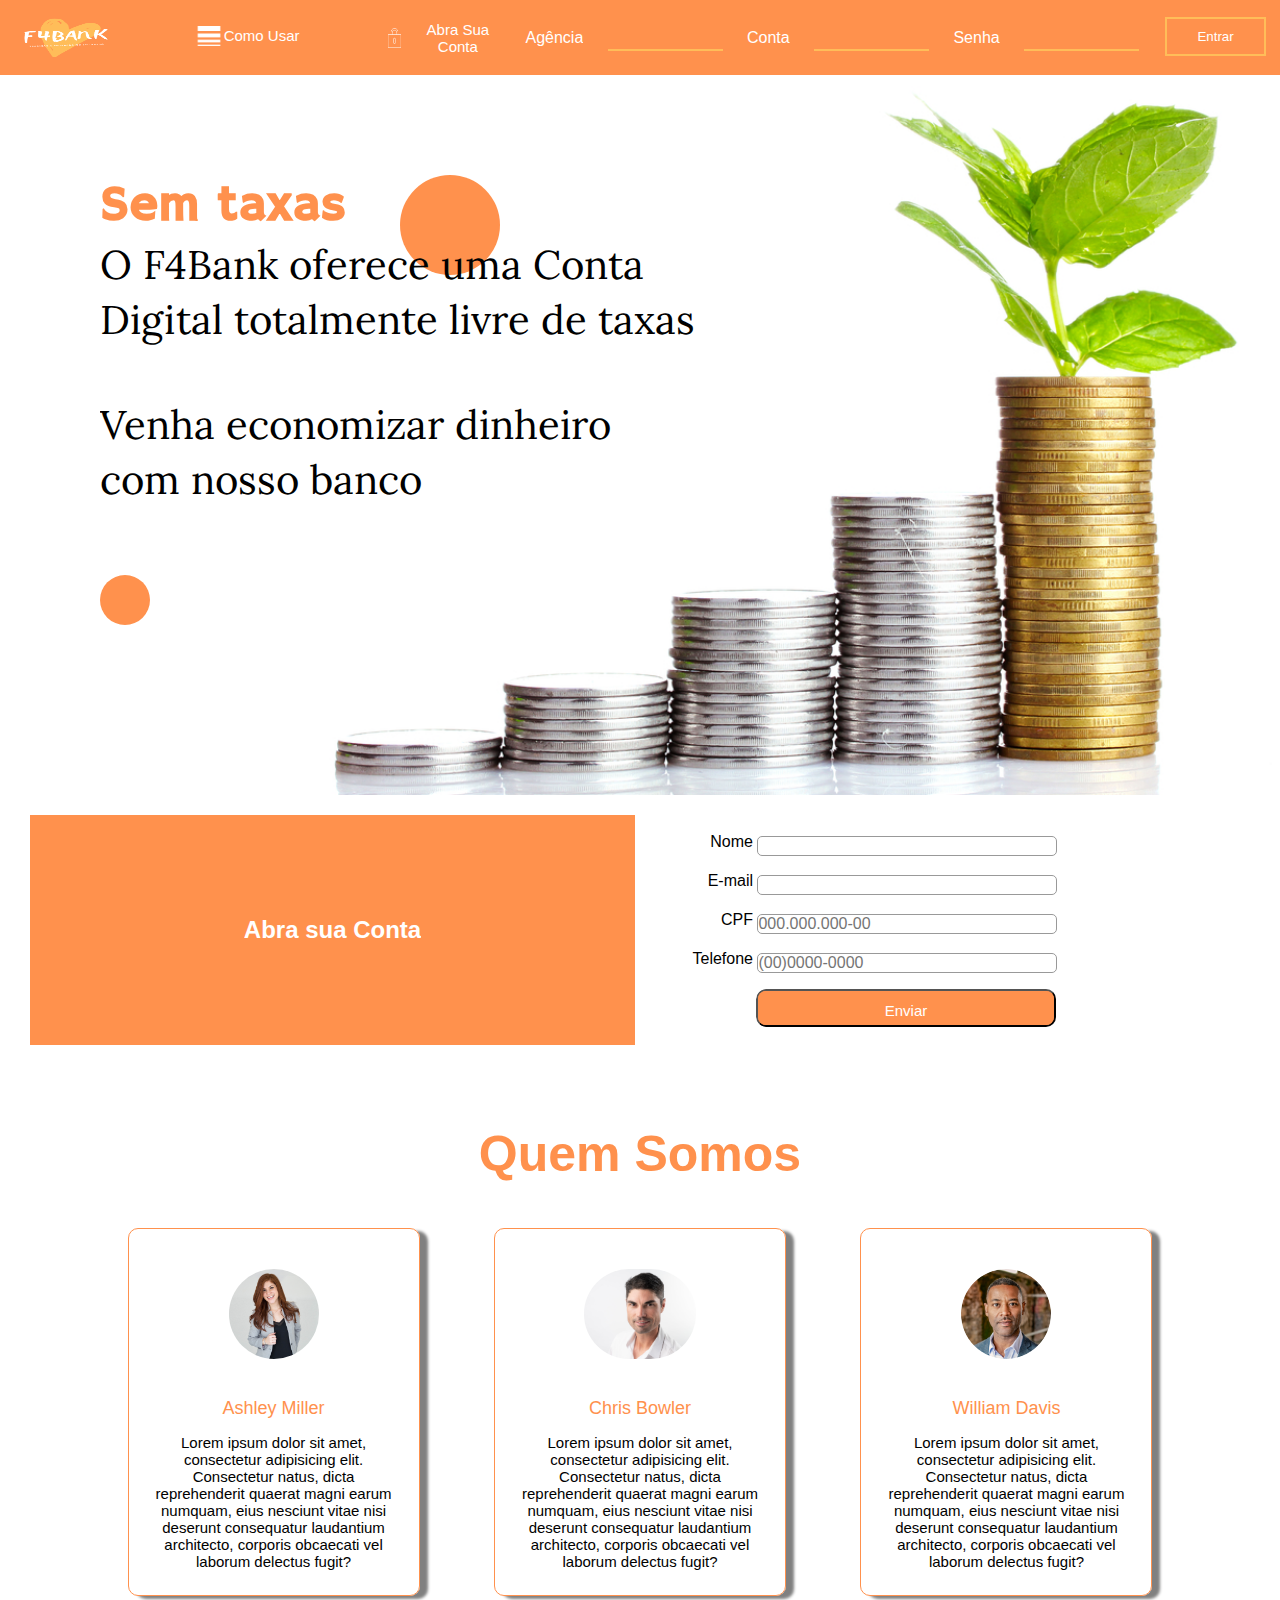
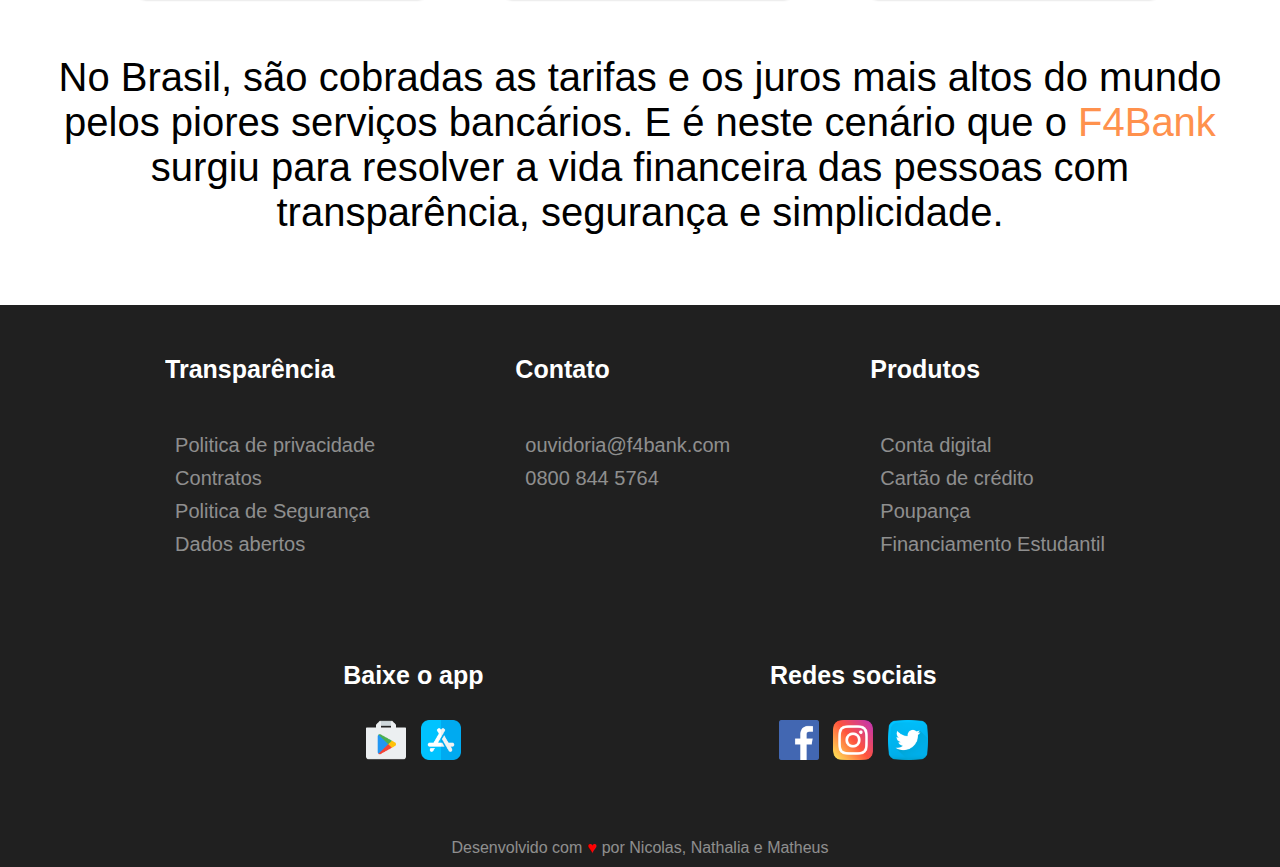
<file: index.html>
<!DOCTYPE html>
<html lang="pt-br">
<head>
    <meta charset="UTF-8">
    <meta http-equiv="X-UA-Compatible" content="IE=edge">
    <meta name="viewport" content="width=device-width, initial-scale=1.0">
    <link rel="stylesheet" href="style.css">
    <link rel="stylesheet" href="style-header.css">
    <link rel="stylesheet" href="index.css">
    <link rel="preconnect" href="https://fonts.gstatic.com">
    <link rel="preconnect" href="https://fonts.gstatic.com">
    <link rel="preconnect" href="https://fonts.gstatic.com">
    <link rel="preconnect" href="https://fonts.gstatic.com">
    <link href="https://fonts.googleapis.com/css2?family=Hammersmith+One&display=swap" rel="stylesheet">
    <link href="https://fonts.googleapis.com/css2?family=Lora:ital,wght@1,600;1,700&display=swap" rel="stylesheet">
    <title>F4Bank</title>
</head>
<body>
    <header>
        <img src="./img/logo-f4bank.png" class="img-header" alt="Imagem" width="150" height="75">
        <div>
            <div class="box-como-usar">
                <ul>
                    <li>
                    <a><img src="./img/baseline_line_weight_white_18dp.png" alt="Imagem" width="30px" height="30px">Como Usar</a>
                    <ul>
                        <li><a id="como-usar" style="vertical-align:middle" href="./como-acessar-sua-conta.html"><span>Como Acessar sua Conta</span></a></li>
                        <li><a id="como-usar" style="vertical-align:middle" href="./senha-e-chaves-de-seguranca.html"><span>Senhas e Chaves de Segurança</span></a></li>
                        <li><a id="como-usar" style="vertical-align:middle" href="./chat-internet-banking.html"><span>Chat Internet Banking</span></a></li>
                        <li><a id="como-usar" style="vertical-align:middle" href="./navegador-exclusivo-f4bank.html"><span>Navegador Exclusivo <br>F4 Bank</span></a></li>
                    </ul>
                    </li>
                </ul>
            </div>
            <img class="ico-cadeado" src="./img/padlock-12-xxl.png" alt="cadeado" width="17" height="20">
            <span id="span-abra-conta"><a href="./nova-conta.html">Abra Sua Conta</a></span>
                <form class="botoes-header">
                    <label for="fagencia">Agência</label>
                    <input type="number" id="fagencia" name="fagencia">
                    <label for="fconta">Conta</label>
                    <input type="number" id="fconta" name="fconta">
                    <label for="senha">Senha</label>
                    <input type="password" id="senha" name="senha">
                    <button class="button botao-entrar-header" type="submit">Entrar</button>
                </form>
        </div>
    </header>
  <section id="taxas">
        <h2>Sem taxas</h2>
        <p>O F4Bank oferece uma Conta Digital totalmente livre de taxas</p>
        <p>Venha economizar dinheiro com nosso banco</p>
        <div class='circle-small'></div>
        <div class='circle-large'></div>
    </section>
    <div id="container">
            <div class="titulo-conta">
                <h2>Abra sua Conta</h2>
            </div>
            <div class="form-conta">
                <form action="#" method="post">
                    <div>
                        <label for="nome">Nome</label>
                        <input type="text" name="usuario_nome" />
                    </div>
                    <div>
                        <label for="email">E-mail</label>
                        <input type="email" name="usuario_email" />
                    </div>
                    <div>
                        <label for="cpf">CPF</label>
                        <input type="text" placeholder="000.000.000-00">
                    </div>
                    <div>
                        <label for="telefone">Telefone</label>
                        <input type="text" placeholder="(00)0000-0000">
                    </div>
                    <div class="btn-form">
                        <button type="submit">Enviar</button>
                    </div>
                </form>
            </div> 
    </div>
    <section id="quem-somos">
        <h2>Quem Somos</h2>
        <div id="comentarios">
            <div class="div1">
                <img src="./img/pessoa1.jpg">
                <h3>Ashley Miller</h3>
                <p>Lorem ipsum dolor sit amet, consectetur adipisicing elit. Consectetur natus, dicta reprehenderit quaerat magni earum numquam, eius nesciunt vitae nisi deserunt consequatur laudantium architecto, corporis obcaecati vel laborum delectus fugit?</p>
            </div>
            <div class="div1">
                <img src="./img/pessoa2.jpg">
                <h3>Chris Bowler</h3>
                <p>Lorem ipsum dolor sit amet, consectetur adipisicing elit. Consectetur natus, dicta reprehenderit quaerat magni earum numquam, eius nesciunt vitae nisi deserunt consequatur laudantium architecto, corporis obcaecati vel laborum delectus fugit?</p>
            </div>
            <div class="div1">
                <img src="./img/professional-photo-Marcus+LinkedIn+Profile+Headshot.png">
                <h3>William Davis</h3>
                <p>Lorem ipsum dolor sit amet, consectetur adipisicing elit. Consectetur natus, dicta reprehenderit quaerat magni earum numquam, eius nesciunt vitae nisi deserunt consequatur laudantium architecto, corporis obcaecati vel laborum delectus fugit?</p>
            </div>
        </div>
        <h3>No Brasil, são cobradas as tarifas e os juros mais altos do mundo pelos piores serviços bancários. E é neste cenário que o <span>F4Bank</span> surgiu para resolver a vida financeira das pessoas com transparência, segurança e simplicidade.</h3>
    </section>
    <footer>
        <div id='contato'>
            <div>
                <h5>Transparência</h5>
                <li><a href="./conta.html">Politica de privacidade</a></li>
                <li><a href="./conta.html">Contratos</a></li>
                <li><a href="./conta.html">Politica de Segurança</a></li>
                <li><a href="./conta.html">Dados abertos</a></li>
            </div>
            <div>
                <h5>Contato</h5>
                <li><a href="./conta.html">ouvidoria@f4bank.com</a></li>
                <li><a href="./conta.html">0800 844 5764</a></li>
            </div>
            <div>
                <h5>Produtos</h5>
                <li><a href="./conta.html">Conta digital</a></li>
                <li><a href="./conta.html">Cartão de crédito</a></li>
                <li><a href="./conta.html">Poupança</a></li>
                <li><a href="./conta.html">Financiamento Estudantil</a></li>
            </div>
        </div>
        <div id='redes-sociais'>
            <div>
                <h5>Baixe o app</h5>
                <a href=""><img src="./img/playstore.png" alt="Logo da Playstore"></a>
                <a href=""><img src="./img/app-store.png" alt="Logo da Apple Store"></a>
            </div>
            <div>
                <h5>Redes sociais</h5>
                <a href=""><img src="./img/facebook.png" alt="Logo do Facebook"></a>
                <a href=""><img src="./img/instagram.png" alt="Logo do Instagram"></a>
                <a href=""><img src="./img/twitter.png" alt="Logo do Twitter"></a>
            </div>
        </div>
        <div id='creditos'>Desenvolvido com <span>&hearts;</span> por Nicolas, Nathalia e Matheus</div>
    </footer>
</body>
</html>
</file>
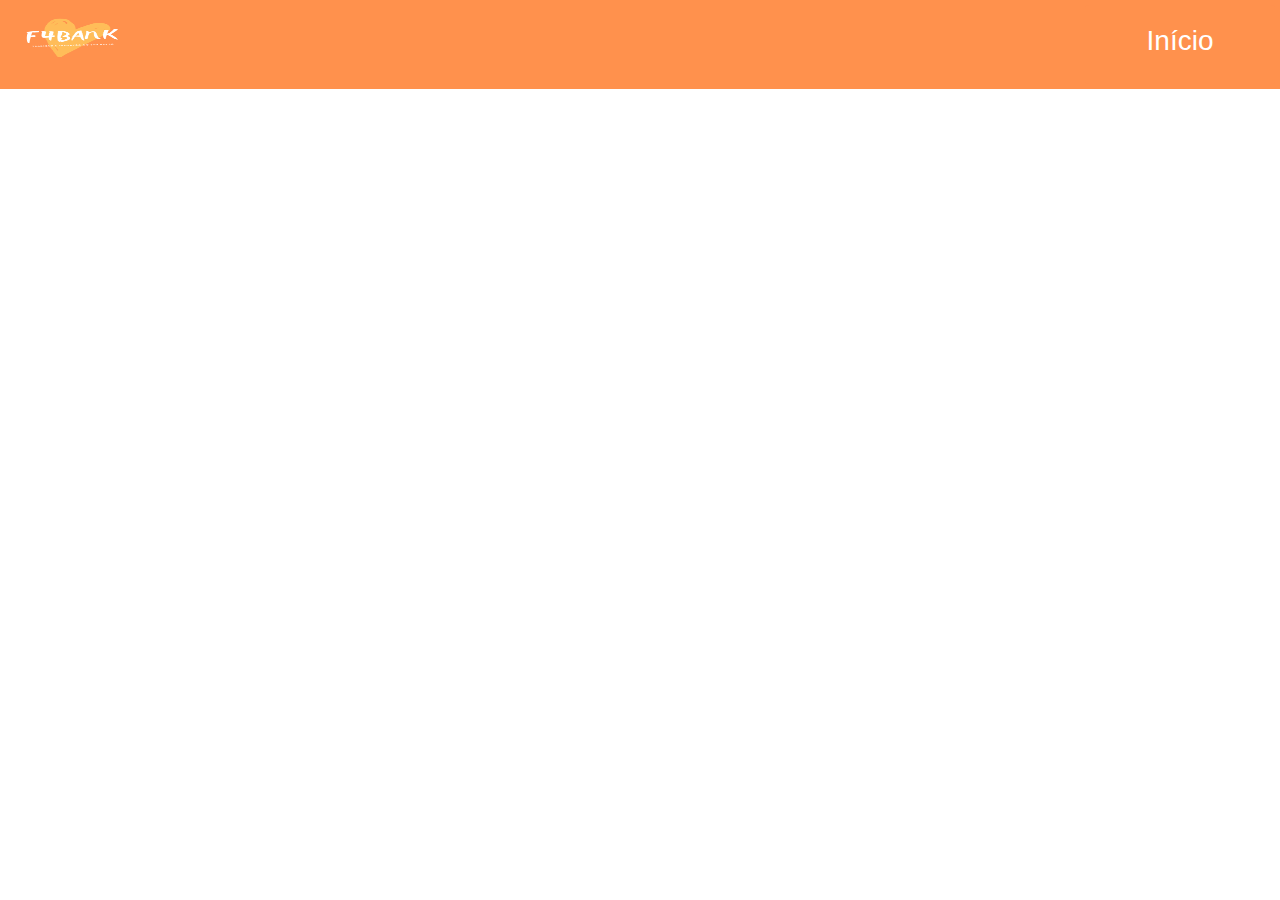
<file: chat-internet-banking.html>
<!DOCTYPE html>
<html lang="en">
<head>
    <meta charset="UTF-8">
    <meta http-equiv="X-UA-Compatible" content="IE=edge">
    <meta name="viewport" content="width=device-width, initial-scale=1.0">
    <link rel="stylesheet" href="style-header.css">
    <title>Chat-Internet-Banking</title>
</head>
<body>
    <header>
        <img src="/img/logo-f4bank.png" class="img-header" alt="Imagem" width="150" height="75">
        <a id="home-header" style="vertical-align:middle" href="./index.html"><span>Início</span></a>
    </header>
</body>
</html>
</file>
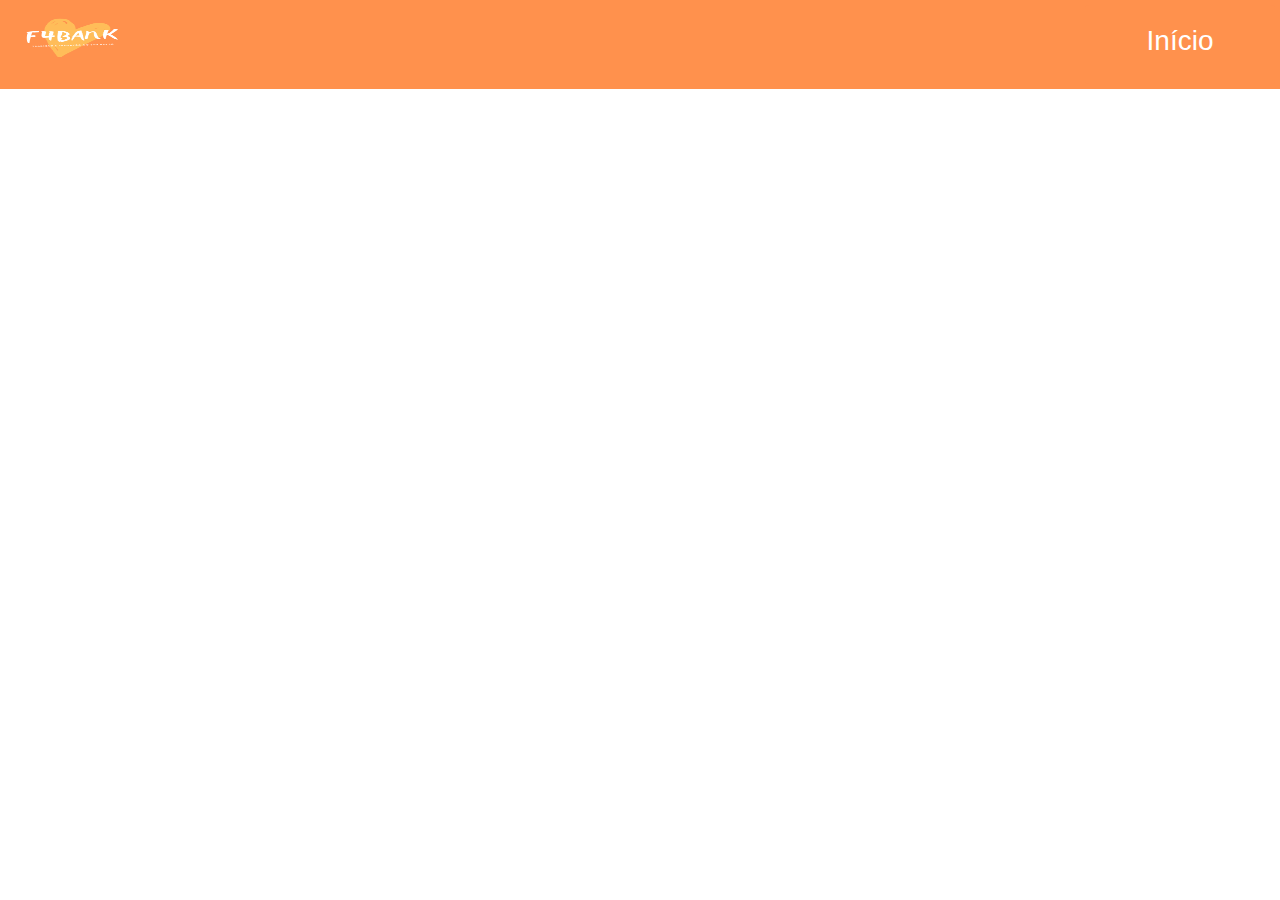
<file: como-acessar-sua-conta.html>
<!DOCTYPE html>
<html lang="en">
<head>
    <meta charset="UTF-8">
    <meta http-equiv="X-UA-Compatible" content="IE=edge">
    <meta name="viewport" content="width=device-width, initial-scale=1.0">
    <link rel="stylesheet" href="style-header.css">
    <title>Como acessar sua conta</title>
</head>
<body>
    <header>
        <img src="/img/logo-f4bank.png" class="img-header" alt="Imagem" width="150" height="75">
        <a id="home-header" style="vertical-align:middle" href="./index.html"><span>Início</span></a>
    </header>
</body>
</html>
</file>
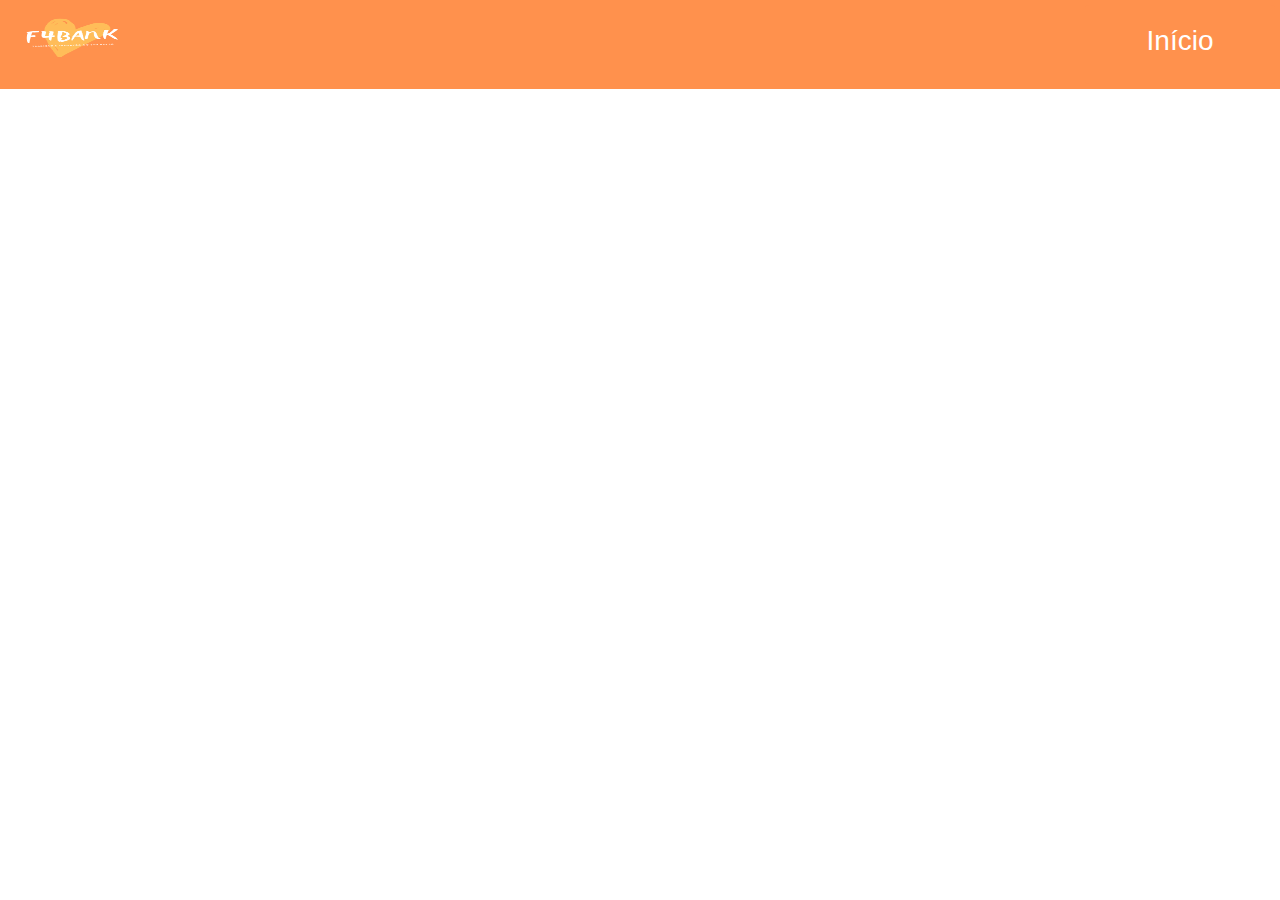
<file: conta.html>
<!DOCTYPE html>
<html lang="en">
<head>
    <meta charset="UTF-8">
    <meta http-equiv="X-UA-Compatible" content="IE=edge">
    <meta name="viewport" content="width=device-width, initial-scale=1.0">
    <link rel="stylesheet" href="style-header.css">
    <title>Conta</title>
</head>
<body>
    <header>
        <img src="/img/logo-f4bank.png" class="img-header" alt="Imagem" width="150" height="75">
        <a id="home-header" style="vertical-align:middle" href="./index.html"><span>Início</span></a>
    </header>
</body>
</html>
</file>
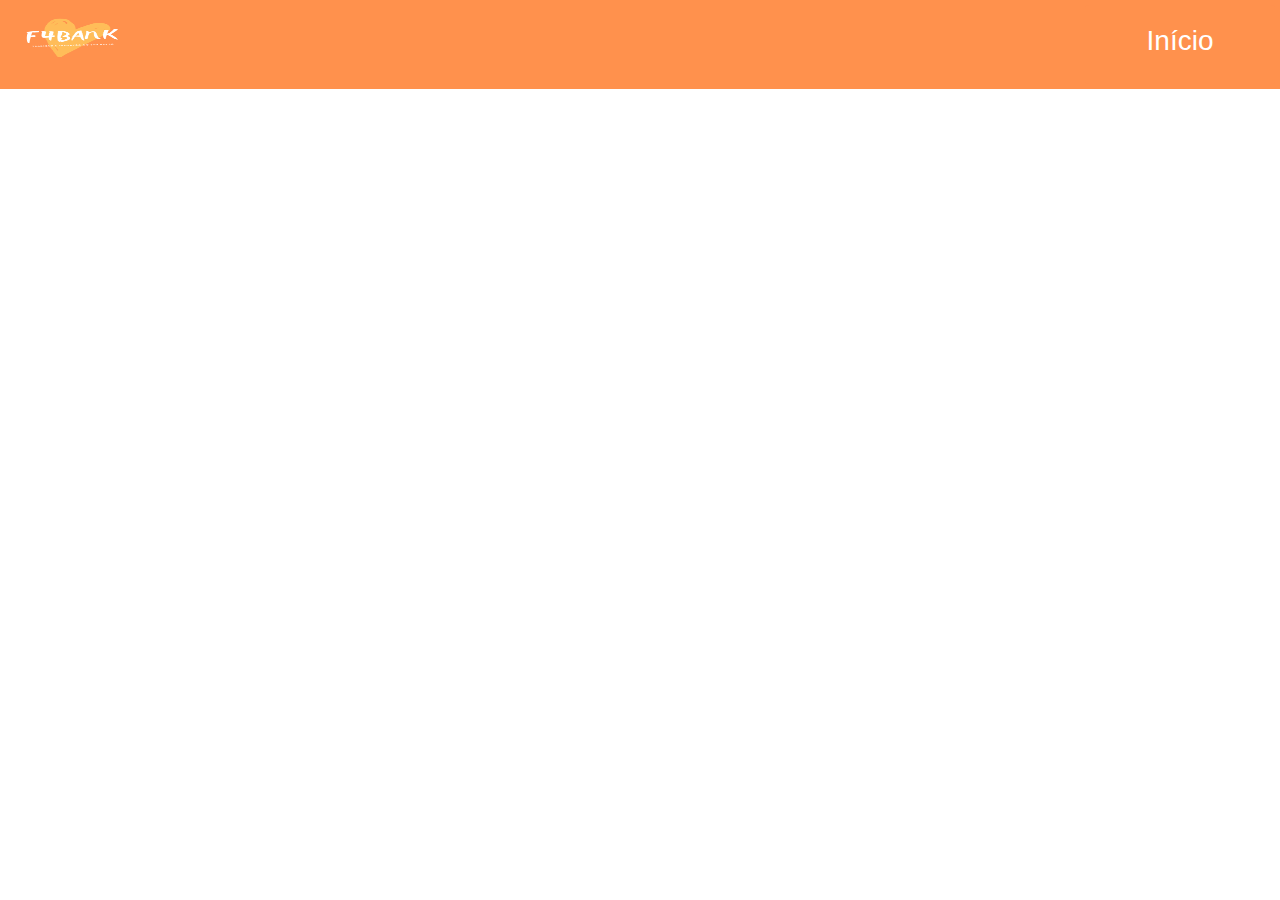
<file: navegador-exclusivo-f4bank.html>
<!DOCTYPE html>
<html lang="en">
<head>
    <meta charset="UTF-8">
    <meta http-equiv="X-UA-Compatible" content="IE=edge">
    <meta name="viewport" content="width=device-width, initial-scale=1.0">
    <link rel="stylesheet" href="style-header.css">
    <title>Navegador-Exclusivo-F4bank</title>
</head>
<body>
    <header>
        <img src="/img/logo-f4bank.png" class="img-header" alt="Imagem" width="150" height="75">
        <a id="home-header" style="vertical-align:middle" href="./index.html"><span>Início</span></a>
    </header>
</body>
</html>
</file>
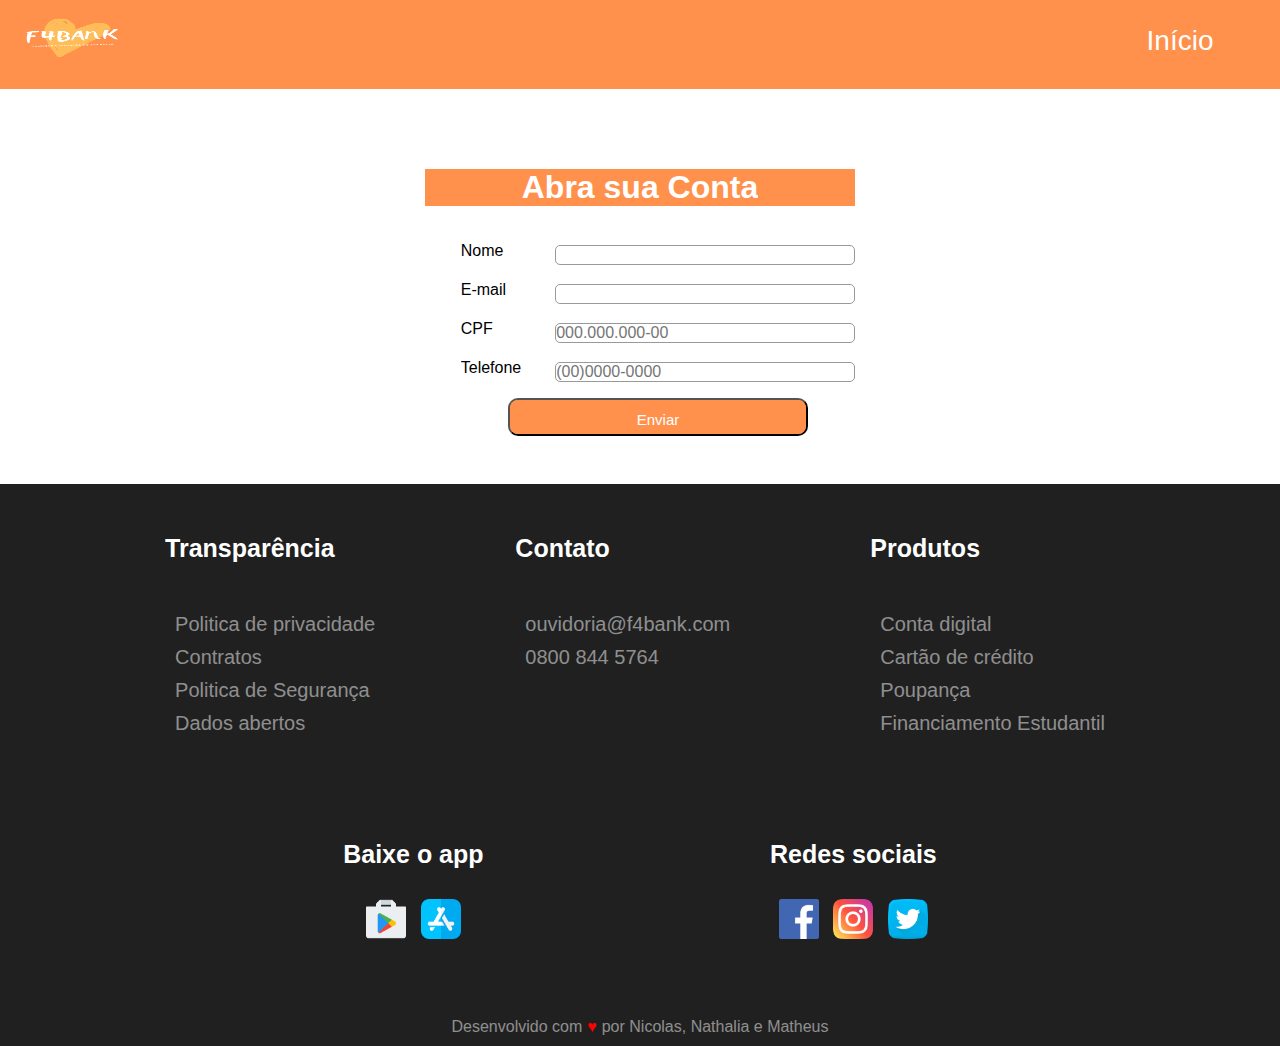
<file: nova-conta.html>
<!DOCTYPE html>
<html lang="en">
<head>
    <meta charset="UTF-8">
    <meta http-equiv="X-UA-Compatible" content="IE=edge">
    <meta name="viewport" content="width=device-width, initial-scale=1.0">
    <link rel="stylesheet" href="style.css">
    <link rel="stylesheet" href="style-header.css">
    <link rel="stylesheet" href="index.css">
    <link rel="preconnect" href="https://fonts.gstatic.com">
    <link rel="preconnect" href="https://fonts.gstatic.com">
    <link rel="preconnect" href="https://fonts.gstatic.com">
    <link rel="preconnect" href="https://fonts.gstatic.com">
    <link href="https://fonts.googleapis.com/css2?family=Hammersmith+One&display=swap" rel="stylesheet">
    <link href="https://fonts.googleapis.com/css2?family=Lora:ital,wght@1,600;1,700&display=swap" rel="stylesheet">
    <title>F4Bank</title>
</head>
<body>
    <header>
            <img src="/img/logo-f4bank.png" class="img-header" alt="Imagem" width="150" height="75">
            <a id="home-header" style="vertical-align:middle" href="./index.html"><span>Início</span></a>
    </header>
    <main>
        <div id="container2">
            <div class="titulo-conta">
                <h1>Abra sua Conta</h1>
            </div>    
                <br>
                <form action="#" method="post">
                    <div>
                        <label for="nome">Nome</label>
                        <input type="text" name="usuario_nome" />
                    </div>
                    <div>
                        <label for="email">E-mail</label>
                        <input type="email" name="usuario_email" />
                    </div>
                    <div>
                        <label for="cpf">CPF</label>
                        <input type="text" placeholder="000.000.000-00">
                    </div>
                    <div>
                        <label for="telefone">Telefone</label>
                        <input type="text" placeholder="(00)0000-0000">
                    </div>
                    
                
                    <div class="btn-conta">
                        <button type="submit">Enviar</button>
                    </div>
                </form>
        </div>
    </main>
    <footer>
        <div id='contato'>
            <div>
                <h5>Transparência</h5>
                <li><a href="./conta.html">Politica de privacidade</a></li>
                <li><a href="./conta.html">Contratos</a></li>
                <li><a href="./conta.html">Politica de Segurança</a></li>
                <li><a href="./conta.html">Dados abertos</a></li>
            </div>
            <div>
                <h5>Contato</h5>
                <li><a href="./conta.html">ouvidoria@f4bank.com</a></li>
                <li><a href="./conta.html">0800 844 5764</a></li>
            </div>
            <div>
                <h5>Produtos</h5>
                <li><a href="./conta.html">Conta digital</a></li>
                <li><a href="./conta.html">Cartão de crédito</a></li>
                <li><a href="./conta.html">Poupança</a></li>
                <li><a href="./conta.html">Financiamento Estudantil</a></li>
            </div>
        </div>
        <div id='redes-sociais'>
            <div>
                <h5>Baixe o app</h5>
                <a href=""><img src="./img/playstore.png" alt="Logo da Playstore"></a>
                <a href=""><img src="./img/app-store.png" alt="Logo da Apple Store"></a>
            </div>
            <div>
                <h5>Redes sociais</h5>
                <a href=""><img src="./img/facebook.png" alt="Logo do Facebook"></a>
                <a href=""><img src="./img/instagram.png" alt="Logo do Instagram"></a>
                <a href=""><img src="./img/twitter.png" alt="Logo do Twitter"></a>
            </div>
        </div>
        <div id='creditos'>Desenvolvido com <span>&hearts;</span> por Nicolas, Nathalia e Matheus</div>
    </footer>
</body>
</html>
</file>
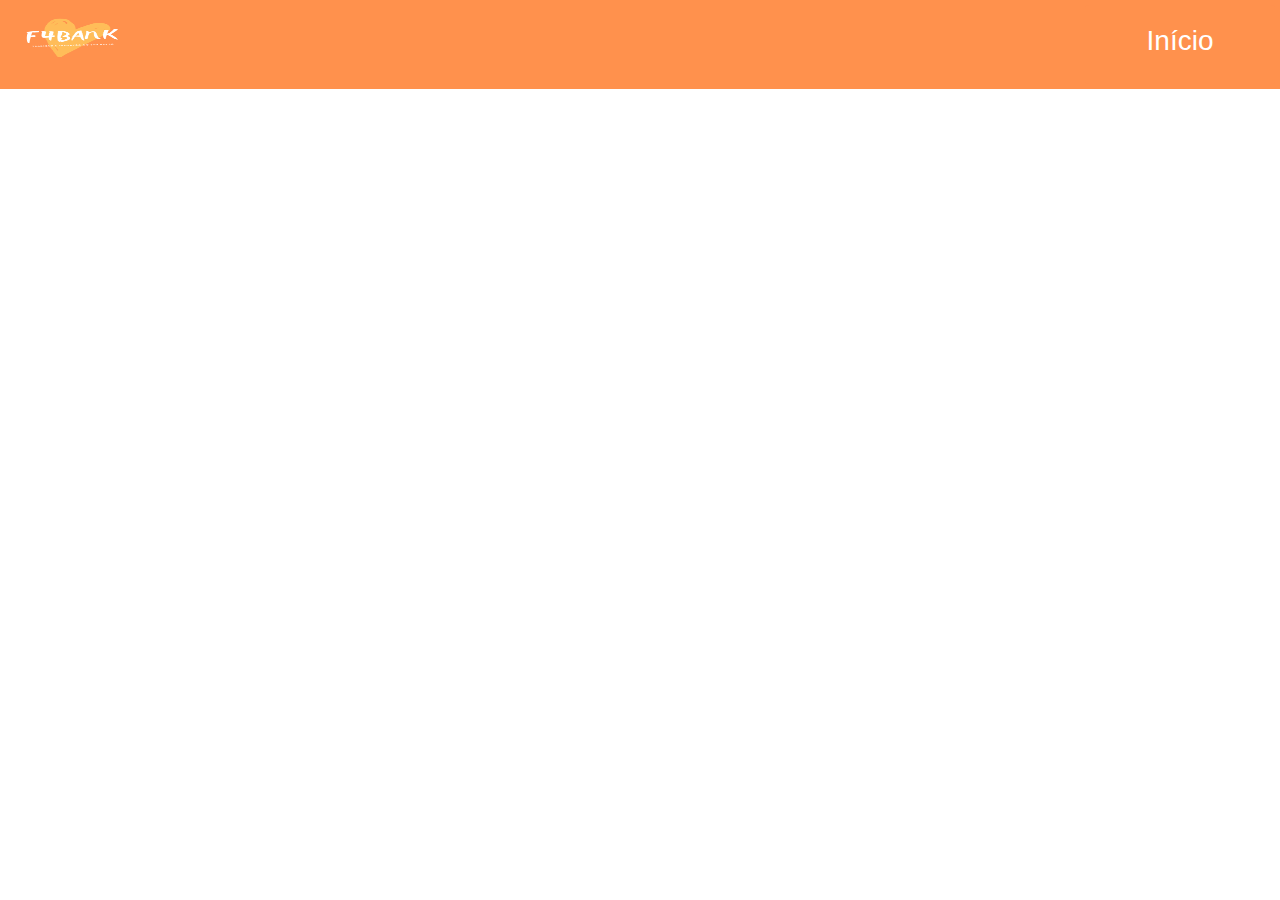
<file: senha-e-chaves-de-seguranca.html>
<!DOCTYPE html>
<html lang="en">
<head>
    <meta charset="UTF-8">
    <meta http-equiv="X-UA-Compatible" content="IE=edge">
    <meta name="viewport" content="width=device-width, initial-scale=1.0">
    <link rel="stylesheet" href="style-header.css">
    <title>Senha e Chave de Acesso</title>
</head>
<body>
    <header>
        <img src="/img/logo-f4bank.png" class="img-header" alt="Imagem" width="150" height="75">
        <a id="home-header" style="vertical-align:middle" href="./index.html"><span>Início</span></a>
    </header>
</body>
</html>
</file>
<file: style.css>
* {
    margin: 0;
    padding: 0;
    font-family: sans-serif;    
}

/*

    Sessão de taxa 0

*/
.circle-small {
    position:absolute;
    height: 50px;
    width: 50px;
    border-radius: 50%;
    background-color: #FF914D;
    bottom: 170px;
    z-index: -1;
}
.circle-large {
    position:absolute;
    height: 100px;
    width: 100px;
    border-radius: 50%;
    background-color: #FF914D;
    top: 100px;
    left: 400px;
    z-index: -1;
}
#taxas {
    position: relative;
    box-sizing: border-box;
    height: 80vh;
    padding: 100px;
    background-image: url('./img/money-grow.png');
    background-repeat: no-repeat;
    background-position: right;
    background-size: contain;
    z-index: -2;
}
#taxas h2 {
    color: #FF914D;
    font-size: 50px;
    font-family: 'Hammersmith One', sans-serif;
}

#taxas p {
    width: 600px;
    margin-bottom: 50px;
    font-size: 40px;
    line-height: 55px;
    font-family: 'Lora', serif;
}

/*

    Footer

*/
footer {
    background-color: #202020;
    color: white;
}
/*
    Container do contato
*/
#contato {
    display: flex;
    justify-content: space-around;
    padding: 50px 100px;
}
#contato h5{
    font-size: 25px;
    margin-bottom: 50px;
}
#contato li{
    margin: 10px;
    font-size: 20px;
}
#contato li a {
    color: rgba(255, 255, 255, 0.5);
    text-decoration: none;
}
#contato li a:hover {
    color: rgba(255, 255, 255, 0.8);
}
/*
    Container das redes socias
*/

#redes-sociais{
    display: flex;
    padding: 20px 200px;
    justify-content: space-around;
    text-align: center;
}
#redes-sociais h5 {
    font-size: 25px;
    padding: 25px;
}
#redes-sociais img {
    height: 40px;
    margin: 5px;
}
/*
    Container dos créditos
*/
#creditos{
    display: flex;
    justify-content: center;
    padding: 50px 10px 10px 10px;
    color: rgba(255, 255, 255, 0.5);
}
#creditos span{
    color: red;
    margin: 0px 5px;
}

/*

    Sessão Quem somos

*/
#quem-somos span {
    color: #FF914D;
}
#quem-somos{
    padding: 50px 0px;
    display: flex;
    align-items: center;
    justify-content: center;
    flex-direction: column;
    text-align: center;
}

#quem-somos h2 {
    color: #FF914D;
    font-size: 50px;
    text-align: center;
    margin: 10px;
}
#quem-somos p {
    font-size: 15px;
    margin: 5px;
}
#quem-somos h3 {
    font-size: 40px;
    margin: 5px;
    font-weight: 500;
    padding: 15px;
}

#quem-somos img {
    border-radius: 90px;
    height: 90px;
    padding: 20px;
}

#comentarios div {
    max-width: 250px;
    margin: 35px;
    padding: 20px;
    display: inline-block;
    justify-content: center;
    flex-direction: column;
}

#quem-somos .div1 {
    border: 1px solid #FF914D;
    box-shadow: 8px 3px 3px grey;   
    border-radius: 10px; 
    align-items: center;
    text-align: center;
}

#quem-somos .div1 h3 {
    font-size: 18px;
    color: #FF914D;
    padding: 10px;
}

/*
*
*   Responsividade < 1000px
*
*/
@media screen and (max-width: 1000px){
    #quem-somos h2 {
        font-size: 25px;
    }
    #redes-sociais{
        flex-direction: column;
        padding: 0px;
    }
    #contato{
        flex-direction: column;
        padding: 0px;
        align-items: center;
    }
    #contato h5{
        font-size: 20px;
        margin-bottom: 0px;
        margin-top: 50px;
    }
    .circle-small {
        display: none;
    }
    .circle-large {
        display: none;
    }
    #taxas {
        text-align: center;
        padding: 20px;
        height: 70vh;
        background-image: none;
        display: flex;
        align-items: center;
        justify-content: center;
        flex-direction: column;

    }
    #taxas h2 {
        padding: 30px;
        font-size: 40px;
    }
    #taxas p {
        font-size: 30px;
    }
}

/*
*
*   Responsividade < 650px
*
*/
@media screen and (max-width: 650px){
    #quem-somos h2 {
        font-size: 20px;
    }
    #quem-somos h3 {
        font-size: 20px;
    }
    #taxas {
        height: 50vh;
    }
    #taxas h2 {
        padding: 25px;
        font-size: 20px;
    }
    #taxas p {
        width: 100%;
        font-size: 15px;
        margin: 0px;
    }
    #creditos{
        font-size: 15px;
    }
}
</file>
<file: style-header.css>
* {
    margin: 0;
    padding: 0;
    font-family: sans-serif;
    overflow-x:hidden;
}

.box-como-usar{
    display: grid;
    align-items: center;
}
.ico-cadeado {
    margin-left: 50px;
}
header > div{
display: flex;
align-items: center;
}

header div a {
  text-decoration: none;
  color: white;
  font-size: 15px;
  padding: 10px;
  display:flex;
  align-items: center;
  text-align: center;
  justify-content: center;
}

ul {
  display: inline;
  padding: 0;
  z-index: 1;
}

ul li {display: inline-block;}
ul li:hover ul {display: block;}
ul li ul {
  position: absolute;
  width: 200px;
  display: none;
}

ul li ul li { 
  background: #FFBD59; 
  display: block; 
}
ul li a {
    width: 200px;
}
ul li ul li a {display:block !important;} 
ul li ul li:hover {background: #FF914D;}


#span-abra-conta {
    margin-right: -50px;
}

#span-abra-conta a{
    color:white;
    text-decoration: none;
    margin-right: 50px;
}

#span-abra-conta a:hover{
    color: #FFBD59;
}

.botoes-header{
    display: flex;
    align-items: center;
    justify-content:space-around;
    text-align:center;
    color: white;
}

.button{
    background-color: #FFBD59;
    border: none;
    color: white;
    padding: 10px 30px;
    text-align: center;
    text-decoration: none;
    display: inline-block;
    margin: 4px 2px;
    margin-top: -7px;
    cursor: pointer;
}
.botao-entrar-header {
    background-color: #FF914D; 
    color: white; 
    border: 2px solid #FFBD59;
    margin-top: 1px;
  }
  
.botao-entrar-header:hover {
    background-color: #eed7c5;
    color: #FFBD59;
}

header {
    display: flex;
    background: #FF914D;
    justify-content: space-between;
    padding: 0;
}

input[type=number], [type=password] {
    width: 15%;
    padding: 5px 10px;
    margin: 8px 0;
    box-sizing: border-box;
    border: none;
    border-bottom: 2px solid #FFBD59;
    background-color: #FF914D;
}

#home-header {
    display: inline-block;
    border-radius: 4px;
    background-color: #FF914D;
    border: none;
    color: white;
    text-align: center;
    font-size: 28px;
    padding: 20px;
    width: 150px;
    transition: all 0.5s;
    cursor: pointer;
    margin: 5px;
}
  
#home-header span {
cursor: pointer;
display: inline-block;
position: relative;
transition: 0.5s;
}

#home-header span:after {
content: '\00bb';
position: absolute;
opacity: 0;
top: 0;
right: -20px;
transition: 0.5s;
}

#home-header:hover span {
padding-right: 25px;
}

#home-header:hover span:after {
opacity: 1;
right: 0;
}

#como-usar {
    display: inline-block;
    border-radius: 4px;
    background-color: #FF914D;
    border: none;
    color: #FFFFFF;
    text-align: center;
    font-size: 15px;
    padding: 20px;
    width: 150px;
    transition: all 0.5s;
    cursor: pointer;
    margin: 5px;
}
  
#como-usar span {
cursor: pointer;
display: inline-block;
position: relative;
transition: 0.5s;
}

#como-usar span:after {
content: '\00bb';
position: absolute;
opacity: 0;
top: 0;
right: -20px;
transition: 0.5s;
}

#como-usar:hover span {
padding-right: 20px;
}

#como-usar:hover span:after {
opacity: 1;
right: 0;
}

main{
    display: flex;
    align-items: center;
    justify-content: center;
    text-align: center;
    flex-direction: column;
    margin-top: 50px;
}

@media screen and (max-width: 650px){
    .box-como-usar{
        display: flex;
        align-items: center;
        text-align: center;
        justify-content:center;
        margin-left: 30px;
    }
    #span-abra-conta {
        display: none;
        grid-column: none;
    }
    #header-home {
        display: none;
        grid-column: none;
    }

    input{
        display: none;
    }

    .botoes-header{
        display: none;
    }
}

/*
*
*   Responsividade < 1000px
*
*/

@media screen and (max-width: 1000px){
    header {
        display: flex;
        flex-direction: column;
        align-items: center;
    }
    .ico-cadeado {
        display: none;
    }
    #span-abra-conta {
        display: none;
    }
    header input[type=number], header [type=password] {
        width: 12%;
        margin-left: -25px;
    }
}
</file>
<file: index.css>
/* index */
#container .titulo-conta {
    display: flex;
    justify-content: center;
    align-items: center;
    font-family: sans-serif;
    background-color: #FF914D;
    color: white;
}

#container form {
    margin: 0 auto;
    width: 100%;
    padding: 1em;
    border: 2px solid white;
    border-radius: 1em;
    font-family: sans-serif;
}

#container form div + div {
    margin-top: 1em;
}

#container label {
    display: inline-block;
    width: 90px;
    text-align: right;
}

#container input, textarea {
    font: 1em sans-serif;
    width: 300px;
    -moz-box-sizing: border-box;
    box-sizing: border-box;
    border: 1px solid #999;
    border-radius: 5px;
}

#container input:focus, textarea:focus {
    border-color: #000;
}

#container textarea {
    vertical-align: top;
    height: 5em;
    resize: vertical;
}

#container .btn-form {
    cursor: pointer;
    border-radius: 10px;
    margin-left: 93px;
}

#container button {
    -webkit-border-radius: 20px;
    -moz-border-radius: 20px;
    border-radius: 10px;
    height: 5px;
    line-height: 5px;
    color: #FFFFFF;
    font-family: sans-serif;
    width: 300px;
    font-size: 15px;
    font-weight: 50px;
    padding: 17px;
    background-color: #FF914D;
    text-decoration: none;
    display: inline-block;
    cursor: pointer;
    text-align: center;
}


#container {
    align-items: stretch;
    justify-items: stretch;
    grid-template-columns: 1fr 1fr;
    grid-row-start: 4;
    grid-row-end: span 3;
    grid-column-end: span 3;
    border: none;
    padding: 0;
    padding: 0 10px;
    display: grid;
    row-gap: 10px;
    column-gap: 10px;
    margin: 20px;
}

#container .form-conta{
    display: grid;
    align-items: center;
    justify-items: center;
    /* border: 1px solid #FF914D; */
    row-gap: 15px;
    column-gap: 15px;
}

/*      **** nova-conta ****      */


#container2 .titulo-conta {
    display: flex;
    justify-content: center;
    align-items: center;
    font-family: sans-serif;
    background-color: #FF914D;
    color: white;
}

#container2 .titulo-conta h1{
    color: white;
}

#container2 form {
    margin: 0 auto;
    width: 100%;
    padding: 1em;
    border: 2px solid white;
    border-radius: 1em;
    font-family: sans-serif;
}

#container2 form div + div {
    margin-top: 1em;
}

#container2 label {
    display: inline-block;
    width: 90px;
    text-align: left;
}

#container2 input, textarea {
    font: 1em sans-serif;
    width: 300px;
    -moz-box-sizing: border-box;
    box-sizing: border-box;
    border: 1px solid #999;
    border-radius: 5px;
}

#container2 input:focus, textarea:focus {
    border-color: #000;
}

#container2 textarea {
    vertical-align: top;
    height: 5em;
    resize: vertical;
}

#container2 .btn-form {
    cursor: pointer;
    border-radius: 10px;
    margin-left: 93px;
}

#container2 button {
    -webkit-border-radius: 20px;
    -moz-border-radius: 20px;
    border-radius: 10px;
    height: 5px;
    line-height: 5px;
    color: #FFFFFF;
    font-family: sans-serif;
    width: 300px;
    font-size: 15px;
    font-weight: 50px;
    padding: 17px;
    background-color: #FF914D;
    text-decoration: none;
    display: inline-block;
    cursor: pointer;
    text-align: center;
}


#container2 {
    display: inline-block;
    align-items: stretch;
    justify-items: stretch;
    grid-template-columns: 1fr 1fr;
    grid-row-start: 4;
    grid-row-end: span 3;
    grid-column-end: span 3;
    border: none;
    padding: 0;
    padding: 0 10px;
    row-gap: 10px;
    column-gap: 10px;
    margin: 30px; 
}

#container2 .form-conta{
    display: grid;
    align-items: center;
    justify-items: center;
    row-gap: 15px;
    column-gap: 15px;
}


/*
*
*   Responsividade < 1000px
*
*/
@media screen and (max-width: 1000px){
    #container {
        display: flex;
        flex-direction: column;
        justify-content: center;
        align-items: center;
    }
    #container .titulo-conta { 
        height: 20vh;
        width: 100%;
    }
    #container input, textarea {
        width: 150px;
    }
}

/*
*
*   Responsividade < 650px
*
*/
@media screen and (max-width: 650px){
    
}
</file>
